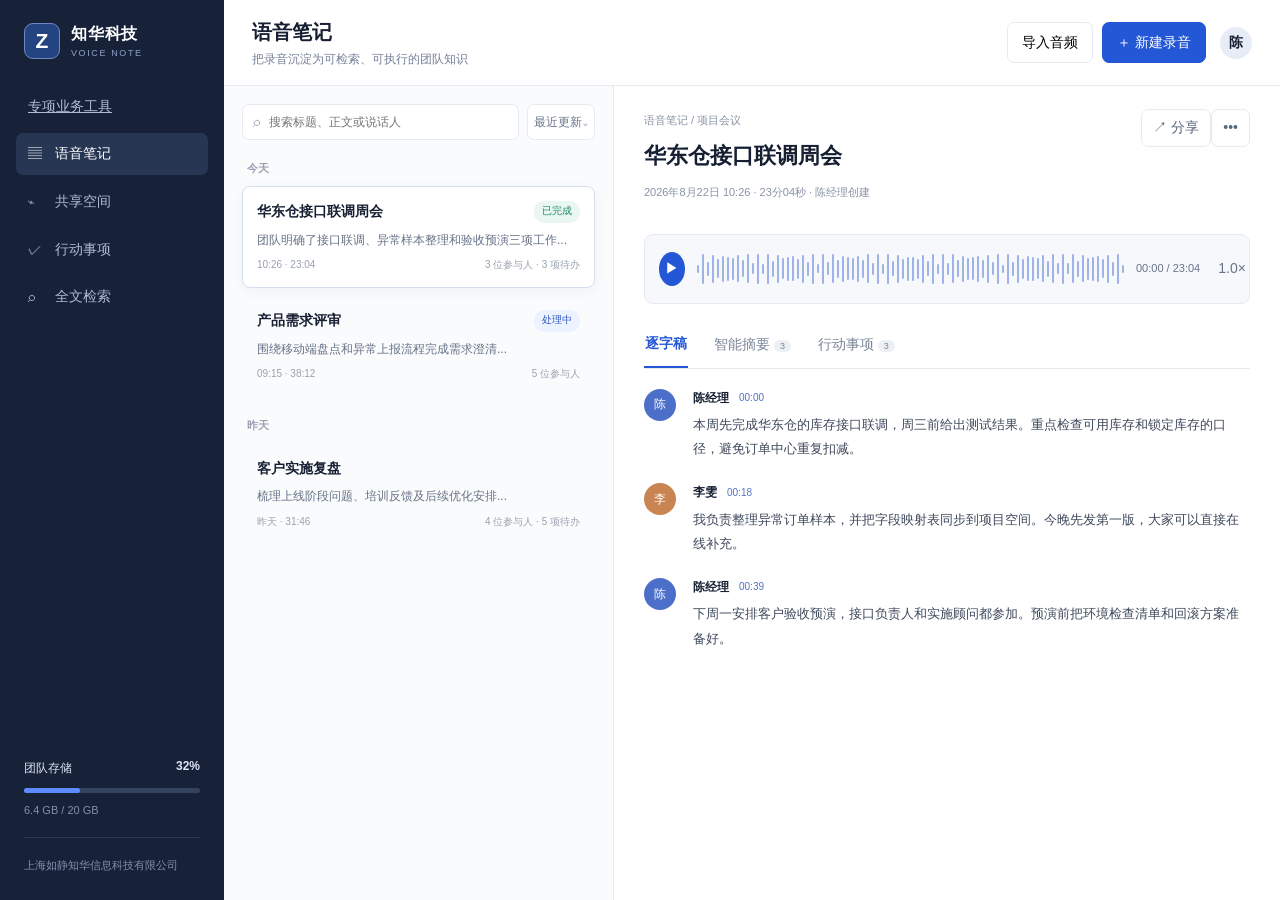
<file: frontend/index.html>
<!doctype html>
<!-- Copyright 2026 上海如静知华信息科技有限公司 · https://www.zhuatech.cn/ -->
<html lang="zh-CN">
<head>
  <meta charset="utf-8">
  <meta name="viewport" content="width=device-width,initial-scale=1">
  <meta name="description" content="知华科技智能语音笔记系统，提供录音转写、说话人分离、摘要、待办提取和 DeepSeek 接入预留。">
  <meta name="keywords" content="智能语音笔记,录音转文字,会议摘要,待办提取,DeepSeek,Java,知华科技">
  <title>ZhuaTech VoiceNote｜智能语音笔记</title>
  <link rel="icon" href="favicon.svg">
  <link rel="stylesheet" href="style.css">
</head>
<body>
  <aside class="sidebar">
    <a class="brand" href="https://www.zhuatech.cn/" target="_blank"><span class="brand-mark">Z</span><span><b>知华科技</b><small>VOICE NOTE</small></span></a>
    <nav><a class="nav-item" href="practical.html">专项业务工具</a>
      <button class="nav-item active"><span>▤</span>语音笔记</button>
      <button class="nav-item"><span>⌁</span>共享空间</button>
      <button class="nav-item"><span>✓</span>行动事项</button>
      <button class="nav-item"><span>⌕</span>全文检索</button>
    </nav>
    <div class="side-bottom">
      <div class="storage"><span>团队存储</span><b>32%</b><i><em></em></i><small>6.4 GB / 20 GB</small></div>
      <a href="https://www.zhuatech.cn/" target="_blank">上海如静知华信息科技有限公司</a>
    </div>
  </aside>

  <main>
    <header class="topbar">
      <div><h1>语音笔记</h1><p>把录音沉淀为可检索、可执行的团队知识</p></div>
      <div class="top-actions"><button class="ghost">导入音频</button><button class="primary" id="new-note">＋ 新建录音</button><span class="avatar">陈</span></div>
    </header>

    <section class="workspace">
      <div class="note-list-panel">
        <div class="filters"><div class="search">⌕ <input id="search" placeholder="搜索标题、正文或说话人"></div><button>最近更新⌄</button></div>
        <div class="date-label">今天</div>
        <button class="note-card selected" data-title="华东仓接口联调周会"><div><b>华东仓接口联调周会</b><span class="tag green">已完成</span></div><p>团队明确了接口联调、异常样本整理和验收预演三项工作...</p><footer><span>10:26 · 23:04</span><span>3 位参与人 · 3 项待办</span></footer></button>
        <button class="note-card" data-title="产品需求评审"><div><b>产品需求评审</b><span class="tag">处理中</span></div><p>围绕移动端盘点和异常上报流程完成需求澄清...</p><footer><span>09:15 · 38:12</span><span>5 位参与人</span></footer></button>
        <div class="date-label">昨天</div>
        <button class="note-card" data-title="客户实施复盘"><div><b>客户实施复盘</b></div><p>梳理上线阶段问题、培训反馈及后续优化安排...</p><footer><span>昨天 · 31:46</span><span>4 位参与人 · 5 项待办</span></footer></button>
      </div>

      <article class="detail-panel">
        <div class="detail-head"><div><span class="crumb">语音笔记 / 项目会议</span><h2 id="note-title">华东仓接口联调周会</h2><p>2026年8月22日 10:26 · 23分04秒 · 陈经理创建</p></div><div><button class="icon-btn">↗ 分享</button><button class="icon-btn">•••</button></div></div>

        <div class="player"><button id="play">▶</button><div class="wave" id="wave"></div><time id="time">00:00 / 23:04</time><button class="speed">1.0×</button></div>

        <div class="tabs"><button class="active" data-tab="transcript">逐字稿</button><button data-tab="summary">智能摘要 <span>3</span></button><button data-tab="actions">行动事项 <span>3</span></button></div>

        <div class="tab-view active" id="transcript">
          <div class="speaker-row"><span class="speaker blue">陈</span><div><header><b>陈经理</b><button class="timestamp">00:00</button></header><p>本周先完成华东仓的库存接口联调，周三前给出测试结果。重点检查可用库存和锁定库存的口径，避免订单中心重复扣减。</p></div></div>
          <div class="speaker-row"><span class="speaker orange">李</span><div><header><b>李雯</b><button class="timestamp">00:18</button></header><p>我负责整理异常订单样本，并把字段映射表同步到项目空间。今晚先发第一版，大家可以直接在线补充。</p></div></div>
          <div class="speaker-row"><span class="speaker blue">陈</span><div><header><b>陈经理</b><button class="timestamp">00:39</button></header><p>下周一安排客户验收预演，接口负责人和实施顾问都参加。预演前把环境检查清单和回滚方案准备好。</p></div></div>
        </div>

        <div class="tab-view" id="summary">
          <section class="summary-card"><h3>会议结论</h3><p>团队明确了接口联调、异常样本整理和验收预演三项工作，关键节点集中在本周三及下周一。</p><div class="chips"><span>仓储系统</span><span>接口联调</span><span>客户验收</span></div></section>
          <section class="summary-card"><h3>风险与关注</h3><ul><li>库存口径不一致可能导致订单重复扣减</li><li>验收预演前需完成环境检查及回滚方案</li></ul></section>
        </div>

        <div class="tab-view" id="actions">
          <div class="action"><input type="checkbox"><div><b>完成华东仓库存接口联调</b><p>负责人：陈经理 · 截止：周三</p></div><span class="tag">进行中</span></div>
          <div class="action"><input type="checkbox"><div><b>整理异常订单样本和字段映射表</b><p>负责人：李雯 · 截止：周二</p></div><span class="tag neutral">待开始</span></div>
          <div class="action"><input type="checkbox"><div><b>组织客户验收预演</b><p>负责人：项目经理 · 截止：下周一</p></div><span class="tag neutral">待安排</span></div>
        </div>
      </article>
    </section>
  </main>

  <dialog id="record-dialog"><form method="dialog"><button class="close">×</button><div class="record-icon">●</div><h3>新建语音笔记</h3><p>演示模式会生成结构化转写结果，不会上传真实音频。</p><label>场景提示<input id="context" value="仓储项目周会"></label><label class="consent"><input id="consent" type="checkbox" checked> 已获得参与人知情同意</label><button class="primary wide" id="process" value="default">开始演示处理</button><small id="process-status"></small></form></dialog>
  <script src="app.js"></script>
</body>
</html>
</file>
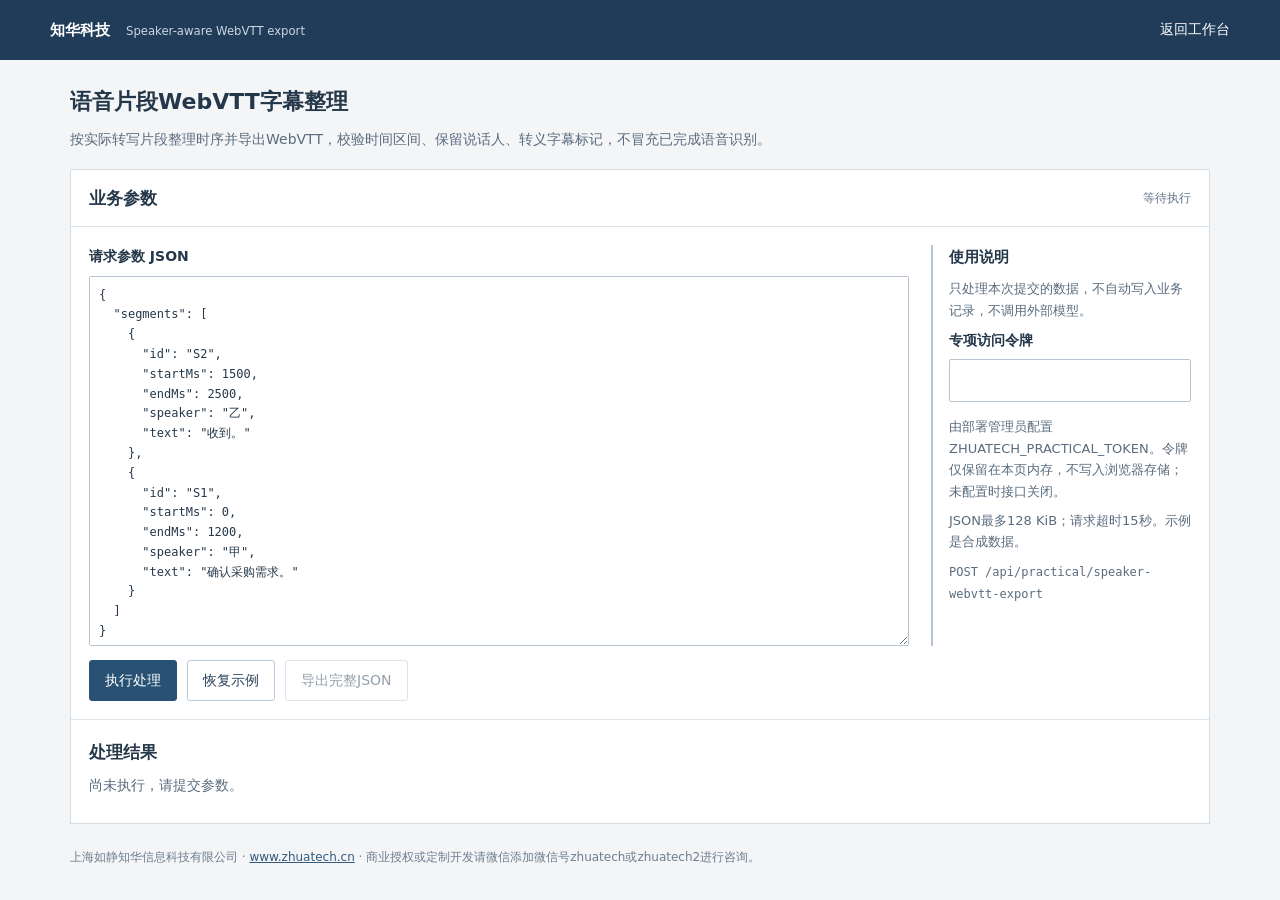
<file: frontend/practical.html>
<!doctype html>
<!-- 上海如静知华信息科技有限公司 · https://www.zhuatech.cn/ 商业授权或定制开发请微信添加微信号zhuatech或zhuatech2进行咨询。 -->
<html lang="zh-CN"><head><meta charset="utf-8"><meta name="viewport" content="width=device-width,initial-scale=1"><title>语音片段WebVTT字幕整理 · 知华科技</title><meta name="description" content="按实际转写片段整理时序并导出WebVTT，校验时间区间、保留说话人、转义字幕标记，不冒充已完成语音识别。"><link rel="icon" href="data:,"><link rel="stylesheet" href="./practical.css"><script type="module" src="./practical.js"></script></head>
<body><header class="topbar"><div><strong>知华科技</strong><small>Speaker-aware WebVTT export</small></div><a href="./index.html">返回工作台</a></header><main><div class="heading"><h1>语音片段WebVTT字幕整理</h1><p>按实际转写片段整理时序并导出WebVTT，校验时间区间、保留说话人、转义字幕标记，不冒充已完成语音识别。</p></div>
<section class="workspace"><header class="workspace-head"><h2>业务参数</h2><span id="status" role="status">等待执行</span></header><div class="input-area"><form id="request"><div class="input-grid"><label>请求参数 JSON<textarea id="payload" spellcheck="false" maxlength="131072" aria-label="请求参数 JSON"></textarea></label><aside class="hint"><h3>使用说明</h3><p>只处理本次提交的数据，不自动写入业务记录，不调用外部模型。</p>
<label>专项访问令牌<input id="token" type="password" autocomplete="off" maxlength="256" aria-label="专项访问令牌"></label><p>由部署管理员配置 ZHUATECH_PRACTICAL_TOKEN。令牌仅保留在本页内存，不写入浏览器存储；未配置时接口关闭。</p>
<p>JSON最多128 KiB；请求超时15秒。示例是合成数据。</p><p><code>POST /api/practical/speaker-webvtt-export</code></p></aside></div>
<div class="actions"><button class="primary" id="run" type="submit">执行处理</button><button id="reset" type="button">恢复示例</button><button id="export" type="button" disabled>导出完整JSON</button><button id="export-vtt" type="button" hidden>下载WebVTT字幕</button></div><div id="error" class="error" role="alert" hidden></div></form></div>
<section class="results" aria-label="处理结果"><h2>处理结果</h2><div id="output" aria-live="polite"><p>尚未执行，请提交参数。</p></div></section></section>
<footer>上海如静知华信息科技有限公司 · <a href="https://www.zhuatech.cn/" target="_blank" rel="noopener">www.zhuatech.cn</a> · 商业授权或定制开发请微信添加微信号zhuatech或zhuatech2进行咨询。</footer></main></body></html>
</file>
<file: frontend/style.css>
/* Copyright 2026 上海如静知华信息科技有限公司 · https://www.zhuatech.cn/ */
:root{--ink:#172033;--muted:#748097;--line:#e7eaf0;--bg:#f4f6f9;--blue:#2457d6;--blue-soft:#eef3ff;--green:#1f8a68;--orange:#d67b35;--sidebar:#172239}*{box-sizing:border-box}body{margin:0;background:var(--bg);color:var(--ink);font:14px/1.55 Inter,"PingFang SC","Microsoft YaHei",sans-serif;display:flex;min-height:100vh}button,input{font:inherit}.sidebar{width:224px;background:var(--sidebar);color:#dce4f5;padding:22px 16px;display:flex;flex-direction:column;position:fixed;inset:0 auto 0 0}.brand{display:flex;align-items:center;gap:11px;color:white;text-decoration:none;padding:0 8px 25px}.brand-mark{width:36px;height:36px;border:1px solid #6d88c7;background:#244481;border-radius:9px;display:grid;place-items:center;font-size:21px;font-weight:800}.brand b{display:block;font-size:16px;letter-spacing:.05em}.brand small{display:block;color:#8fa3ca;font-size:9px;letter-spacing:.18em}.sidebar nav{display:grid;gap:6px}.nav-item{border:0;background:transparent;color:#aebbd2;text-align:left;border-radius:7px;padding:10px 12px;cursor:pointer}.nav-item span{display:inline-block;width:27px}.nav-item:hover,.nav-item.active{color:#fff;background:#263653}.side-bottom{margin-top:auto;padding:14px 8px 2px}.storage{border-bottom:1px solid #2c3b57;padding-bottom:17px;margin-bottom:16px}.storage span,.storage b{font-size:12px}.storage b{float:right}.storage i{display:block;height:5px;background:#34435d;border-radius:3px;margin:9px 0 6px}.storage em{display:block;width:32%;height:100%;background:#5e8cff;border-radius:3px}.storage small,.side-bottom a{color:#8190ac;font-size:11px}.side-bottom a{text-decoration:none}main{margin-left:224px;width:calc(100% - 224px);min-width:850px}.topbar{height:86px;background:#fff;border-bottom:1px solid var(--line);display:flex;align-items:center;justify-content:space-between;padding:0 28px}.topbar h1{font-size:20px;margin:0 0 2px}.topbar p{margin:0;color:var(--muted);font-size:12px}.top-actions{display:flex;align-items:center;gap:9px}button{cursor:pointer}.ghost,.primary,.icon-btn{border:1px solid var(--line);background:#fff;border-radius:7px;padding:9px 14px}.primary{color:white;border-color:var(--blue);background:var(--blue)}.avatar{width:32px;height:32px;background:#e7ecf6;border-radius:50%;display:grid;place-items:center;font-weight:650;margin-left:5px}.workspace{height:calc(100vh - 86px);display:grid;grid-template-columns:390px minmax(520px,1fr)}.note-list-panel{background:#fafbfc;border-right:1px solid var(--line);padding:18px;overflow:auto}.filters{display:flex;gap:8px}.search{height:36px;background:#fff;border:1px solid var(--line);border-radius:7px;display:flex;align-items:center;gap:7px;padding:0 10px;flex:1;color:#9aa4b5}.search input{border:0;outline:0;width:100%;font-size:12px}.filters>button{border:1px solid var(--line);background:#fff;border-radius:7px;color:#68758b;font-size:12px}.date-label{font-size:11px;color:#98a1b1;margin:20px 5px 9px;font-weight:650}.note-card{display:block;width:100%;text-align:left;border:1px solid transparent;background:transparent;border-radius:8px;padding:14px;margin-bottom:7px;color:var(--ink)}.note-card:hover{background:#fff}.note-card.selected{background:#fff;border-color:#d7def0;box-shadow:0 3px 13px #23345c0c}.note-card div{display:flex;justify-content:space-between}.note-card b{font-size:14px}.note-card p{font-size:12px;color:#667287;margin:8px 0;display:-webkit-box;-webkit-line-clamp:2;-webkit-box-orient:vertical;overflow:hidden}.note-card footer{display:flex;justify-content:space-between;color:#98a1b1;font-size:10px}.tag{font-size:10px;font-weight:500;color:#325cc4;background:#edf2ff;border-radius:10px;padding:2px 8px}.tag.green{color:var(--green);background:#eaf6f2}.tag.neutral{color:#6e788b;background:#eff1f5}.detail-panel{background:#fff;overflow:auto;padding:23px 30px 50px}.detail-head{display:flex;justify-content:space-between;gap:16px}.detail-head h2{font-size:22px;margin:8px 0 3px}.detail-head p,.crumb{color:#8993a5;font-size:11px}.icon-btn{padding:7px 11px;color:#59667b}.player{height:70px;background:#f6f8fb;border:1px solid var(--line);border-radius:9px;margin:22px 0 18px;padding:0 14px;display:flex;align-items:center;gap:12px}.player>button:first-child{border:0;color:#fff;background:var(--blue);width:34px;height:34px;border-radius:50%}.wave{flex:1;height:34px;display:flex;align-items:center;gap:3px}.wave i{display:block;width:2px;background:#9eb4e9;border-radius:2px}.player time{font-size:11px;color:#69758a;white-space:nowrap}.speed{border:0;background:transparent;color:#67748a}.tabs{display:flex;border-bottom:1px solid var(--line);gap:25px}.tabs button{border:0;background:transparent;padding:11px 1px;color:#7a8598}.tabs button span{font-size:9px;background:#edf0f5;border-radius:8px;padding:1px 6px}.tabs button.active{color:var(--blue);font-weight:650;border-bottom:2px solid var(--blue)}.tab-view{display:none;padding-top:20px}.tab-view.active{display:block}.speaker-row{display:grid;grid-template-columns:38px 1fr;gap:11px;margin-bottom:22px}.speaker{width:32px;height:32px;border-radius:50%;display:grid;place-items:center;color:#fff;font-size:12px}.speaker.blue{background:#4c70ca}.speaker.orange{background:#c98451}.speaker-row header{display:flex;align-items:center;gap:10px}.speaker-row header b{font-size:12px}.timestamp{border:0;background:transparent;color:#5173c5;font-size:10px;padding:0}.speaker-row p{margin:6px 0 0;color:#3d485b;font-size:13px;line-height:1.85}.summary-card{border:1px solid var(--line);border-radius:9px;padding:17px 19px;margin-bottom:12px}.summary-card h3{font-size:13px;margin:0 0 8px}.summary-card p,.summary-card li{color:#4d596d;font-size:12px}.chips span{display:inline-block;background:#f0f3f8;color:#5e6b80;border-radius:4px;padding:3px 8px;font-size:10px;margin-right:5px}.action{display:flex;align-items:flex-start;gap:11px;border-bottom:1px solid var(--line);padding:15px 3px}.action div{flex:1}.action b{font-size:12px}.action p{margin:4px 0;color:#8791a2;font-size:10px}dialog{border:0;border-radius:12px;box-shadow:0 18px 60px #15234340;padding:0;width:380px}dialog::backdrop{background:#10192a80}dialog form{padding:28px;position:relative}.close{position:absolute;right:13px;top:10px;border:0;background:none;color:#7a8597;font-size:22px}.record-icon{width:50px;height:50px;background:#fff0ef;color:#de554d;border-radius:50%;display:grid;place-items:center;margin:4px auto 12px}.record-icon+h3,.record-icon+h3+p{text-align:center}.record-icon+h3{margin:0}.record-icon+h3+p{font-size:11px;color:#7e899a;margin-bottom:20px}dialog label{display:block;font-size:11px;color:#667286;margin-top:13px}dialog label input:not([type=checkbox]){display:block;width:100%;padding:10px;border:1px solid var(--line);border-radius:6px;margin-top:5px}.consent{display:flex;gap:7px}.wide{width:100%;margin-top:18px}.wide+small{display:block;text-align:center;color:var(--green);margin-top:8px}@media(max-width:1000px){.sidebar{width:190px}main{margin-left:190px;width:calc(100% - 190px)}.workspace{grid-template-columns:330px 1fr}.detail-panel{padding:20px}.topbar{padding:0 20px}}
</file>
<file: frontend/practical.css>
/* 上海如静知华信息科技有限公司 · https://www.zhuatech.cn/ 商业授权或定制开发请微信添加微信号zhuatech或zhuatech2进行咨询。 */
:root{font:14px/1.65 system-ui,-apple-system,"PingFang SC","Microsoft YaHei",sans-serif;color:#25384a;background:#f3f5f7}*{box-sizing:border-box}body{margin:0}.topbar{background:#203c58;color:#fff;min-height:60px;padding:13px max(20px,calc((100vw - 1180px)/2));display:flex;align-items:center;justify-content:space-between;gap:20px}.topbar a{color:#fff;text-decoration:none;white-space:nowrap}.topbar strong{font-size:15px}.topbar small{margin-left:16px;color:#cad6e2}main{max-width:1180px;margin:24px auto;padding:0 20px}.heading{margin-bottom:18px}h1{font-size:22px;margin:0 0 8px;font-weight:650}h2{font-size:17px;margin:0}h3{font-size:15px;margin:18px 0 8px}p{margin:8px 0;color:#5a6c7e}.workspace{border:1px solid #d4dce4;background:#fff}.workspace-head{border-bottom:1px solid #dce3e9;padding:14px 18px;display:flex;align-items:center;justify-content:space-between;gap:16px}.workspace-head span{font-size:12px;color:#62758a}.input-area{padding:18px}.input-grid{display:grid;grid-template-columns:minmax(0,1fr) 260px;gap:22px}label{display:block;font-weight:600}input,textarea{display:block;width:100%;border:1px solid #b8c5d0;border-radius:2px;padding:9px;color:#25384a;background:white;font:inherit}input{margin:7px 0 14px}textarea{height:370px;margin-top:7px;resize:vertical;font:12px/1.65 ui-monospace,SFMono-Regular,Consolas,monospace}button{font:inherit;padding:8px 15px;border:1px solid #bbc8d5;border-radius:3px;background:#fff;color:#29425b;cursor:pointer;white-space:nowrap}button.primary{background:#285174;border-color:#285174;color:white}button:disabled{opacity:.5;cursor:not-allowed}.actions{display:flex;flex-wrap:wrap;gap:10px;margin-top:14px}.hint{border-left:2px solid #b7c6d4;padding-left:16px}.hint h3{margin:0 0 8px}.hint p{font-size:13px}.hint code{font-size:12px;overflow-wrap:anywhere}.error{margin:14px 0 0;padding:10px;border-left:3px solid #a33932;background:#fff2f0;color:#8e302b;overflow-wrap:anywhere}.results{border-top:1px solid #dce3e9;padding:18px}.summary{display:grid;grid-template-columns:minmax(160px,1fr) 2fr;margin:14px 0}.summary dt,.summary dd{padding:7px 10px;margin:0;border-bottom:1px solid #e0e6ec;overflow-wrap:anywhere;white-space:pre-wrap}.summary dt{color:#50647a}.table-scroll{max-height:440px;overflow:auto;border:1px solid #dce3e9}table{width:100%;border-collapse:collapse;font-size:13px}th,td{text-align:left;padding:9px 12px;border-bottom:1px solid #e1e7ed;vertical-align:top;max-width:400px;overflow-wrap:anywhere}th{position:sticky;top:0;background:#edf1f5;color:#425970;font-weight:600}pre{max-height:320px;overflow:auto;padding:12px;background:#f5f7f9;border:1px solid #dce3e9;white-space:pre-wrap;overflow-wrap:anywhere;font:12px/1.65 ui-monospace,monospace}footer{margin:24px 0;color:#6d7d8e;font-size:12px}footer a{color:#365a7c}[hidden]{display:none!important}@media(max-width:760px){.topbar{padding:12px 16px}.topbar small{display:none}main{margin-top:18px;padding:0 12px}.input-grid{grid-template-columns:1fr}.hint{border-left:0;border-top:1px solid #dce3e9;padding:14px 0 0}.input-area,.results{padding:14px}.summary{grid-template-columns:1fr 1fr}.workspace-head{padding:12px 14px}h1{font-size:20px}}
</file>
